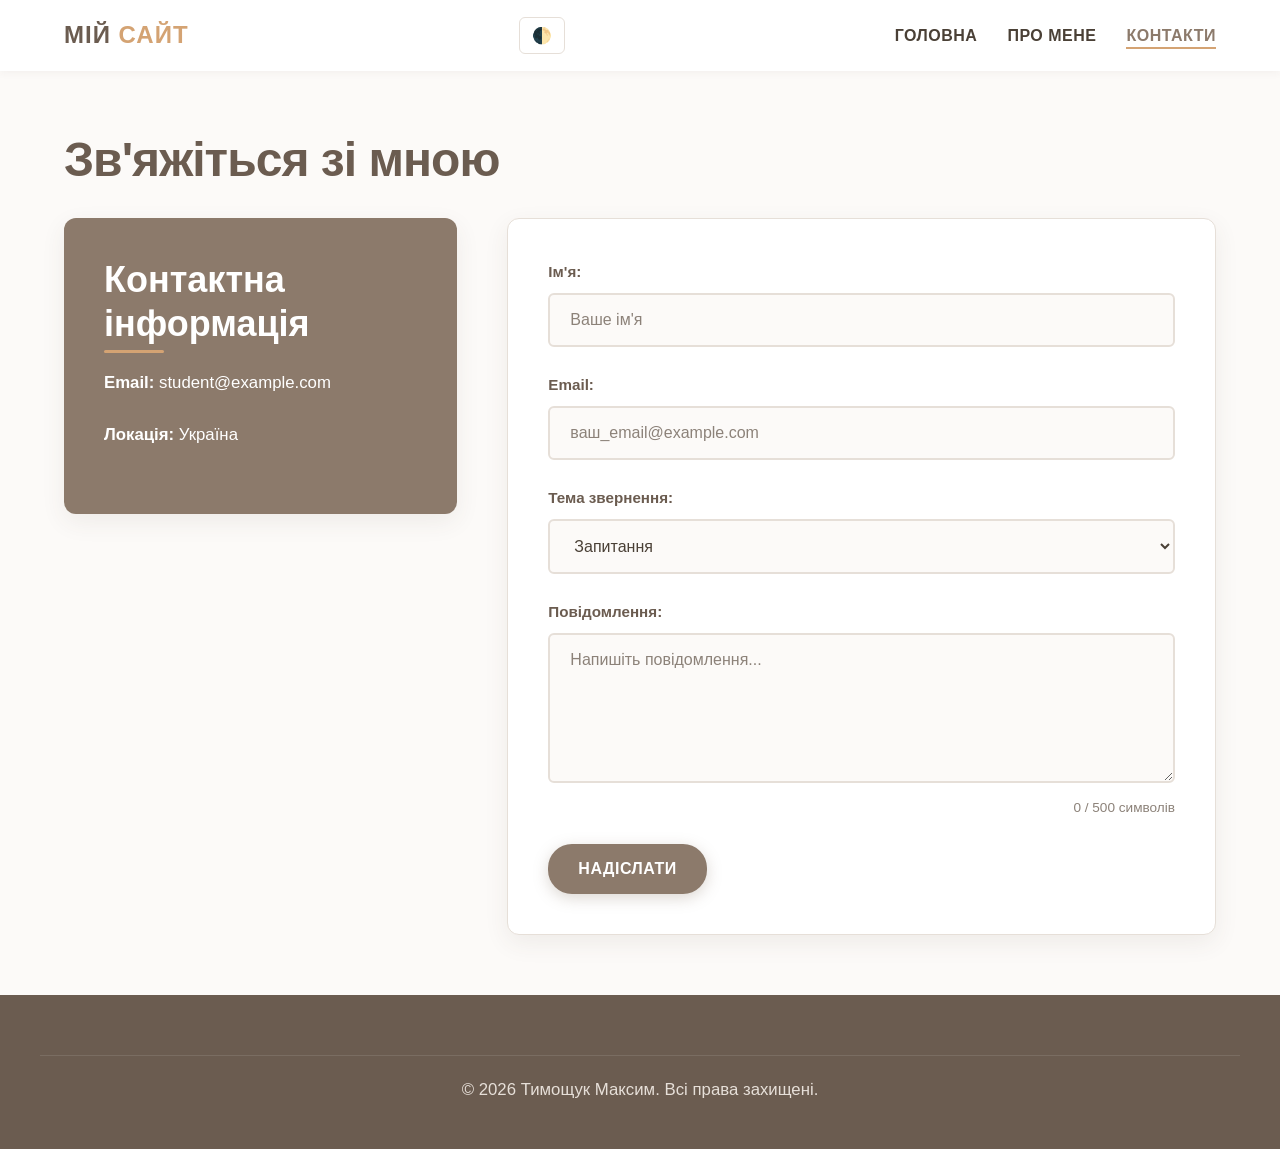
<file: pages/contact.html>
<!DOCTYPE html>
<html lang="uk">
<head>
    <meta charset="UTF-8">
    <meta name="viewport" content="width=device-width, initial-scale=1.0">
    <title>Контакти — Практична робота</title>
    <link rel="stylesheet" href="../styles/style.css">
    <link rel="stylesheet" href="../styles/responsive.css">
    <script src="../js/main.js" defer></script>
</head>
<body>
    <header class="site-header">
        <div class="container header-inner">
            <div class="logo">Мій <span>Сайт</span></div>
            <div class="header-actions">
                <button class="theme-toggle" aria-label="Перемкнути тему">🌓</button>
                <button class="burger-menu" aria-expanded="false" aria-label="Відкрити меню">☰</button>
            </div>
            <nav>
                <ul class="nav-list">
                    <li><a href="../index.html">Головна</a></li>
                    <li><a href="about.html">Про мене</a></li>
                    <li><a href="contact.html">Контакти</a></li>
                </ul>
            </nav>
        </div>
    </header>

    <main class="container section">
        <h1>Зв'яжіться зі мною</h1>
        
        <div class="contact-layout">
            <div class="contact-info">
                <h2>Контактна інформація</h2>
                <p><strong>Email:</strong> student@example.com</p>
                <p><strong>Локація:</strong> Україна</p>
            </div>

            <div class="form-wrapper">
                <div class="form-success" hidden>
                    <h3>Дякуємо за звернення!</h3>
                    <p>Ваші дані успішно оброблені. Ми зв'яжемося з вами найближчим часом.</p>
                </div>

                <form id="contact-form" action="#" method="POST" novalidate>
                    <div class="form-group">
                        <label for="username">Ім'я:</label>
                        <input type="text" id="username" name="username" placeholder="Ваше ім'я">
                        <span class="error-msg" id="username-error"></span>
                    </div>

                    <div class="form-group">
                        <label for="useremail">Email:</label>
                        <input type="email" id="useremail" name="useremail" placeholder="ваш_email@example.com">
                        <span class="error-msg" id="useremail-error"></span>
                    </div>

                    <div class="form-group">
                        <label for="subject">Тема звернення:</label>
                        <select id="subject" name="subject">
                            <option value="question">Запитання</option>
                            <option value="cooperation">Співпраця</option>
                        </select>
                    </div>

                    <div class="form-group">
                        <label for="message">Повідомлення:</label>
                        <textarea id="message" name="message" placeholder="Напишіть повідомлення..." maxlength="500"></textarea>
                        <span class="char-count">0 / 500 символів</span>
                        <span class="error-msg" id="message-error"></span>
                    </div>

                    <div style="display: flex; gap: 15px;">
                        <button type="submit" class="btn btn-primary">Надіслати</button>
                    </div>
                </form>
            </div>
        </div>
    </main>

    <footer class="site-footer">
        <div class="container footer-bottom">
            <p>&copy; <span class="current-year"></span> Тимощук Максим. Всі права захищені.</p>
        </div>
    </footer>
    <button class="back-to-top" hidden>↑</button>
</body>
</html>
</file>
<file: styles/style.css>
:root {
  --color-primary: #8c7a6b;
  --color-primary-dark: #6b5c50;
  --color-accent: #d4a373;
  --color-accent-hover: #faedcd;
  --color-bg-main: #fcfaf8;
  --color-bg-alt: #f5f0eb;
  --color-surface: #ffffff;
  --color-text-main: #4a4036;
  --color-text-muted: #8c8279;
  --color-border: #e6dfd8;
  --shadow-sm: 0 2px 8px rgba(74, 64, 54, 0.05);
  --shadow-md: 0 8px 24px rgba(74, 64, 54, 0.08);
  --shadow-lg: 0 12px 32px rgba(74, 64, 54, 0.12);
  --radius-sm: 6px;
  --radius-md: 12px;
  --radius-lg: 24px;
  --transition-fast: 0.2s ease;
  --transition-normal: 0.3s ease-in-out;
}

*, *::before, *::after {
  box-sizing: border-box;
  margin: 0;
  padding: 0;
}

html {
  scroll-behavior: smooth;
  height: 100%;
}

body {
  font-family: 'Segoe UI', Tahoma, Geneva, Verdana, sans-serif;
  line-height: 1.7;
  color: var(--color-text-main);
  background-color: var(--color-bg-main);
  -webkit-font-smoothing: antialiased;
  animation: fadeIn 0.8s ease-out;
  display: flex;
  flex-direction: column;
  min-height: 100vh;
}

@keyframes fadeIn {
  from { opacity: 0; transform: translateY(10px); }
  to { opacity: 1; transform: translateY(0); }
}

h1, h2, h3, h4, h5, h6 {
  color: var(--color-primary-dark);
  font-weight: 700;
  line-height: 1.2;
  margin-bottom: 1rem;
}

h1 { font-size: 3rem; letter-spacing: -0.02em; margin-bottom: 1.5rem; }
h2 { font-size: 2.25rem; position: relative; padding-bottom: 0.5rem; }
h2::after {
  content: '';
  position: absolute;
  bottom: 0;
  left: 0;
  width: 60px;
  height: 3px;
  background-color: var(--color-accent);
  border-radius: 2px;
}
h3 { font-size: 1.75rem; }

p {
  margin-bottom: 1.5rem;
  font-size: 1.05rem;
}

a {
  color: var(--color-accent);
  text-decoration: none;
  transition: color var(--transition-fast);
}

a:hover {
  color: var(--color-primary-dark);
}

.container {
  width: 100%;
  max-width: 1200px;
  margin: 0 auto;
  padding: 0 24px;
}

main {
  flex: 1;
}

.site-header {
  background-color: var(--color-surface);
  box-shadow: var(--shadow-sm);
  position: sticky;
  top: 0;
  z-index: 1000;
  padding: 15px 0;
  transition: box-shadow var(--transition-normal);
}

.header-inner {
  display: flex;
  justify-content: space-between;
  align-items: center;
}

.logo {
  font-size: 1.5rem;
  font-weight: 900;
  color: var(--color-primary-dark);
  letter-spacing: 1px;
  text-transform: uppercase;
}

.logo span {
  color: var(--color-accent);
}

.nav-list {
  display: flex;
  gap: 30px;
  list-style: none;
}

.nav-list a {
  color: var(--color-text-main);
  font-weight: 600;
  font-size: 1rem;
  text-transform: uppercase;
  letter-spacing: 0.5px;
  position: relative;
  padding: 5px 0;
}

.nav-list a::after {
  content: '';
  position: absolute;
  width: 0;
  height: 2px;
  bottom: 0;
  left: 0;
  background-color: var(--color-accent);
  transition: width var(--transition-normal);
}

.nav-list a:hover::after,
.nav-list a.active::after {
  width: 100%;
}

.nav-list a.active {
  color: var(--color-primary);
}

.section {
  padding: 60px 24px;
}

.grid-3 {
  display: grid;
  grid-template-columns: repeat(auto-fit, minmax(300px, 1fr));
  gap: 30px;
  margin-top: 40px;
}

.card {
  background-color: var(--color-surface);
  border-radius: var(--radius-md);
  padding: 30px;
  box-shadow: var(--shadow-md);
  transition: transform var(--transition-normal), box-shadow var(--transition-normal);
  border: 1px solid var(--color-border);
}

.card:hover {
  transform: translateY(-5px);
  box-shadow: var(--shadow-lg);
}

.card ul, .card ol {
  padding-left: 20px;
  margin-top: 15px;
}

.btn {
  display: inline-flex;
  align-items: center;
  justify-content: center;
  padding: 14px 28px;
  font-size: 1rem;
  font-weight: 600;
  border-radius: var(--radius-lg);
  cursor: pointer;
  transition: all var(--transition-normal);
  border: 2px solid transparent;
  text-transform: uppercase;
  letter-spacing: 0.5px;
}

.btn-primary {
  background-color: var(--color-primary);
  color: var(--color-surface);
  box-shadow: 0 4px 15px rgba(140, 122, 107, 0.3);
}

.btn-primary:hover {
  background-color: var(--color-primary-dark);
  color: var(--color-surface);
  transform: translateY(-2px);
  box-shadow: 0 6px 20px rgba(140, 122, 107, 0.4);
}

.btn-outline {
  background-color: transparent;
  color: var(--color-primary);
  border-color: var(--color-primary);
}

.btn-outline:hover {
  background-color: var(--color-primary);
  color: var(--color-surface);
}

.custom-table-wrapper {
  background-color: var(--color-surface);
  border-radius: var(--radius-md);
  box-shadow: var(--shadow-sm);
  overflow: hidden;
  margin: 30px 0;
  border: 1px solid var(--color-border);
}

.custom-table-caption {
  font-size: 1.2rem;
  font-weight: bold;
  padding: 15px;
  color: var(--color-surface);
  background: var(--color-primary);
  text-align: center;
}

.custom-table {
  display: flex;
  flex-direction: column;
  width: 100%;
}

.custom-table-header, .custom-table-row {
  display: grid;
  grid-template-columns: 1fr 2fr 1fr;
  border-bottom: 1px solid var(--color-border);
}

.custom-table-row:last-child {
  border-bottom: none;
}

.custom-table-header {
  background-color: var(--color-bg-alt);
  color: var(--color-primary-dark);
  font-weight: 700;
  text-transform: uppercase;
  font-size: 0.85rem;
  letter-spacing: 1px;
}

.custom-table-cell {
  padding: 18px 20px;
  text-align: left;
}

.custom-table-row {
  transition: background-color var(--transition-fast);
}

.custom-table-row:nth-child(even) {
  background-color: var(--color-bg-main);
}

.custom-table-row:hover {
  background-color: var(--color-accent-hover);
}

.media-gallery {
  display: grid;
  grid-template-columns: repeat(auto-fit, minmax(300px, 1fr));
  gap: 30px;
}

img, video {
  max-width: 100%;
  height: auto;
  border-radius: var(--radius-sm);
  display: block;
}

figure {
  margin: 0;
  position: relative;
  overflow: hidden;
  border-radius: var(--radius-md);
  box-shadow: var(--shadow-sm);
}

figcaption {
  position: absolute;
  bottom: 0;
  left: 0;
  width: 100%;
  padding: 15px;
  background: rgba(74, 64, 54, 0.85);
  color: var(--color-surface);
  font-size: 0.9rem;
  transform: translateY(100%);
  transition: transform var(--transition-normal);
}

figure:hover figcaption {
  transform: translateY(0);
}

.contact-layout {
  display: flex;
  gap: 50px;
  align-items: flex-start;
  margin-top: 30px;
}

.contact-info {
  flex: 1;
  background-color: var(--color-primary);
  color: var(--color-surface);
  padding: 40px;
  border-radius: var(--radius-md);
  box-shadow: var(--shadow-md);
}

.contact-info h2, .contact-info p {
  color: var(--color-surface);
}

.contact-info h2::after {
  background-color: var(--color-accent);
}

.form-wrapper {
  flex: 2;
  background-color: var(--color-surface);
  padding: 40px;
  border-radius: var(--radius-md);
  box-shadow: var(--shadow-md);
  border: 1px solid var(--color-border);
}

.form-group {
  margin-bottom: 25px;
  position: relative;
}

label {
  display: block;
  margin-bottom: 8px;
  font-weight: 600;
  color: var(--color-primary-dark);
  font-size: 0.95rem;
}

input[type="text"],
input[type="email"],
input[type="tel"],
select,
textarea {
  width: 100%;
  padding: 16px 20px;
  border: 2px solid var(--color-border);
  border-radius: var(--radius-sm);
  background-color: var(--color-bg-main);
  color: var(--color-text-main);
  font-family: inherit;
  font-size: 1rem;
  transition: all var(--transition-normal);
}

textarea {
  resize: vertical;
  min-height: 150px;
}

input:focus,
select:focus,
textarea:focus {
  outline: none;
  border-color: var(--color-accent);
  background-color: var(--color-surface);
  box-shadow: 0 0 0 4px rgba(212, 163, 115, 0.15);
}

input::placeholder,
textarea::placeholder {
  color: var(--color-text-muted);
}

.site-footer {
  background-color: var(--color-primary-dark);
  color: var(--color-border);
  padding: 60px 0 20px;
  margin-top: auto;
}

.footer-grid {
  display: grid;
  grid-template-columns: 2fr 1fr;
  gap: 40px;
  margin-bottom: 40px;
}

.footer-brand h3 {
  color: var(--color-surface);
  margin-bottom: 15px;
}

.footer-brand h3::after {
  display: none;
}

.footer-links h4 {
  color: var(--color-accent);
  margin-bottom: 20px;
  font-size: 1.1rem;
}

.footer-links ul {
  list-style: none;
}

.footer-links li {
  margin-bottom: 10px;
}

.footer-links a {
  color: var(--color-border);
  transition: color var(--transition-fast);
}

.footer-links a:hover {
  color: var(--color-surface);
  padding-left: 5px;
}

.footer-bottom {
  text-align: center;
  padding-top: 20px;
  border-top: 1px solid rgba(255, 255, 255, 0.1);
  font-size: 0.9rem;
}
/* --- НОВІ СТИЛІ ДЛЯ JS (додай в кінець style.css) --- */

/* Темна тема */
body.theme-dark {
  --color-bg-main: #1a1613;
  --color-bg-alt: #241f1c;
  --color-surface: #2d2622;
  --color-text-main: #e6dfd8;
  --color-text-muted: #a89f96;
  --color-border: #4a4036;
  --color-primary: #a38f7d;
  --color-primary-dark: #d4a373;
}

/* Керування UI елементами шапки */
.header-actions {
  display: flex;
  gap: 15px;
  align-items: center;
}

.theme-toggle, .burger-menu {
  background: none;
  border: 1px solid var(--color-border);
  color: var(--color-text-main);
  padding: 8px 12px;
  border-radius: var(--radius-sm);
  cursor: pointer;
  font-size: 1rem;
}

.burger-menu {
  display: none;
}

/* Акордеон */
.accordion { margin-top: 30px; }
.accordion-item { border-bottom: 1px solid var(--color-border); }
.accordion-header {
  width: 100%;
  text-align: left;
  background: none;
  border: none;
  padding: 15px 0;
  font-size: 1.1rem;
  font-weight: 600;
  color: var(--color-primary-dark);
  cursor: pointer;
  display: flex;
  justify-content: space-between;
}
.accordion-header::after { content: '+'; }
.accordion-header.active::after { content: '-'; }
.accordion-content { padding: 0 0 15px 0; }

.filter-controls {
  display: flex;
  gap: 10px;
  margin-bottom: 30px;
  flex-wrap: wrap;
}
.filter-btn {
  padding: 8px 16px;
  border: 1px solid var(--color-primary);
  background: transparent;
  color: var(--color-primary);
  border-radius: 20px;
  cursor: pointer;
}
.filter-btn.active {
  background: var(--color-primary);
  color: var(--color-surface);
}

.modal {
  position: fixed;
  top: 0; left: 0; right: 0; bottom: 0;
  background: rgba(0, 0, 0, 0.8);
  display: flex;
  align-items: center;
  justify-content: center;
  z-index: 2000;
}
.modal-content {
  position: relative;
  max-width: 90%;
  max-height: 90vh;
}
.modal-img {
  max-width: 100%;
  max-height: 90vh;
  border-radius: var(--radius-md);
}
.modal-close {
  position: absolute;
  top: -40px; right: 0;
  background: none;
  border: none;
  color: white;
  font-size: 2rem;
  cursor: pointer;
}

.error-msg {
  color: #e63946;
  font-size: 0.85rem;
  display: block;
  margin-top: 5px;
}
.char-count {
  font-size: 0.85rem;
  color: var(--color-text-muted);
  text-align: right;
  display: block;
  margin-top: 5px;
}
.form-success {
  background-color: #2a9d8f;
  color: white;
  padding: 30px;
  border-radius: var(--radius-md);
  text-align: center;
}

.back-to-top {
  position: fixed;
  bottom: 30px;
  right: 30px;
  background: var(--color-accent);
  color: #fff;
  width: 50px;
  height: 50px;
  border: none;
  border-radius: 50%;
  cursor: pointer;
  box-shadow: var(--shadow-md);
  z-index: 100;
  font-size: 1.5rem;
}

@media (max-width: 768px) {
  .burger-menu { display: block; }
  .nav-list {
    display: none;
    width: 100%;
  }
  .nav-list.is-open { display: flex; }
}
.modal[hidden] {
  display: none !important;
}
/* --- СТИЛІ КАТАЛОГУ (Практична 9-10) --- */
.catalog-controls {
  display: flex;
  gap: 15px;
  margin-bottom: 30px;
  flex-wrap: wrap;
}

.catalog-search, .catalog-select {
  padding: 12px 15px;
  border: 1px solid var(--color-border);
  border-radius: var(--radius-sm);
  background: var(--color-surface);
  color: var(--color-text-main);
  font-family: inherit;
  flex: 1;
  min-width: 200px;
}

.status-msg {
  text-align: center;
  padding: 40px;
  font-size: 1.2rem;
  color: var(--color-text-muted);
}

.catalog-card {
  display: flex;
  flex-direction: column;
  padding: 0; /* Зображення на всю ширину зверху */
  overflow: hidden;
}

.catalog-img {
  width: 100%;
  height: 200px;
  object-fit: cover;
  border-radius: var(--radius-md) var(--radius-md) 0 0;
}

.catalog-content {
  padding: 20px;
  display: flex;
  flex-direction: column;
  flex: 1;
}

.badge {
  background: var(--color-bg-alt);
  color: var(--color-primary-dark);
  padding: 4px 10px;
  border-radius: 12px;
  font-size: 0.8rem;
  text-transform: uppercase;
  font-weight: bold;
}

.fav-btn {
  background: none;
  border: none;
  font-size: 1.5rem;
  cursor: pointer;
  transition: transform 0.2s;
}

.fav-btn:hover {
  transform: scale(1.2);
}

.catalog-footer {
  margin-top: auto;
  padding-top: 15px;
  display: flex;
  justify-content: space-between;
  align-items: center;
  border-top: 1px solid var(--color-border);
}

.btn-sm {
  padding: 8px 16px;
  font-size: 0.9rem;
}

[hidden] {
    display: none !important;
}
</file>
<file: styles/responsive.css>
@media (max-width: 1024px) {
  h1 { font-size: 2.5rem; }
  h2 { font-size: 2rem; }
  
  .section { padding: 50px 24px; }
  
  .contact-layout {
    gap: 30px;
  }
}

@media (max-width: 768px) {
  body {
    font-size: 16px;
  }

  .header-inner {
    flex-direction: column;
    gap: 15px;
  }

  .nav-list {
    flex-wrap: wrap;
    justify-content: center;
    gap: 15px;
  }

  .nav-list a {
    font-size: 0.9rem;
    padding: 8px 12px;
    background-color: var(--color-bg-alt);
    border-radius: var(--radius-sm);
  }
  
  .nav-list a::after {
    display: none;
  }
  
  .nav-list a:hover,
  .nav-list a.active {
    background-color: var(--color-primary);
    color: var(--color-surface);
  }

  h1 { font-size: 2rem; }
  
  .grid-3 {
    grid-template-columns: 1fr;
  }

  .contact-layout {
    flex-direction: column;
  }
  
  .contact-info, .form-wrapper {
    width: 100%;
  }

  .custom-table-wrapper {
    overflow-x: auto;
    -webkit-overflow-scrolling: touch;
    border-radius: 0;
    border-left: none;
    border-right: none;
  }
  
  .custom-table {
    min-width: 500px;
  }

  .footer-grid {
    grid-template-columns: 1fr;
    text-align: center;
  }
  
  .footer-links a:hover {
    padding-left: 0;
  }
}

@media (max-width: 480px) {
  .container {
    padding: 0 15px;
  }
  
  .section {
    padding: 30px 15px;
  }
  
  .card {
    padding: 20px;
  }
  
  .btn {
    width: 100%;
    margin-bottom: 10px;
  }
  
  .contact-info, .form-wrapper {
    padding: 20px;
  }
}
</file>
